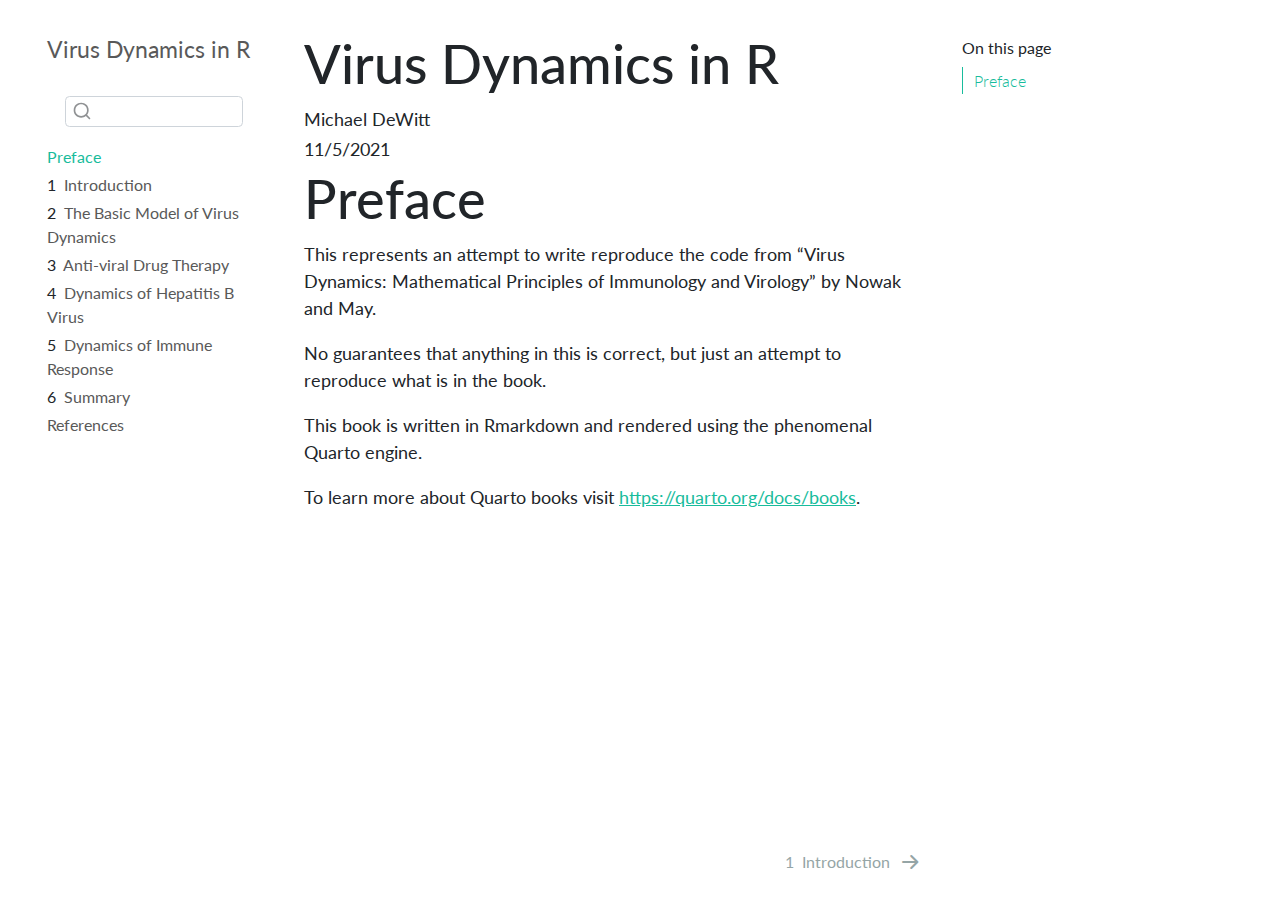
<file: docs/index.html>
<!DOCTYPE html>
<html xmlns="http://www.w3.org/1999/xhtml" lang="" xml:lang=""><head>
  <meta charset="utf-8">
  <meta name="generator" content="quarto-0.2.255">
  <meta name="viewport" content="width=device-width, initial-scale=1.0, user-scalable=yes">
  <meta name="author" content="Michael DeWitt">
  <title>Virus Dynamics in R</title>
  <style>
    code{white-space: pre-wrap;}
    span.smallcaps{font-variant: small-caps;}
    span.underline{text-decoration: underline;}
    div.column{display: inline-block; vertical-align: top; width: 50%;}
    div.hanging-indent{margin-left: 1.5em; text-indent: -1.5em;}
    ul.task-list{list-style: none;}
  </style>

  <!--[if lt IE 9]>
    <script src="//cdnjs.cloudflare.com/ajax/libs/html5shiv/3.7.3/html5shiv-printshiv.min.js"></script>
  <![endif]-->
  <script src="site_libs/quarto-nav/quarto-nav.js"></script>
  <script src="site_libs/quarto-nav/headroom.min.js"></script>
  <script src="site_libs/clipboard/clipboard.min.js"></script>
  <meta name="quarto:offset" content="./">
  <script src="site_libs/quarto-search/autocomplete.umd.js"></script>
  <script src="site_libs/quarto-search/fuse.min.js"></script>
  <script src="site_libs/quarto-search/quarto-search.js"></script>
  <link href="./intro.html" rel="next">
  <script src="site_libs/quarto-html/quarto.js"></script>
  <script src="site_libs/quarto-html/popper.min.js"></script>
  <script src="site_libs/quarto-html/tippy.umd.min.js"></script>
  <script src="site_libs/quarto-html/anchor.min.js"></script>
  <link href="site_libs/quarto-html/tippy.css" rel="stylesheet">
  <link href="site_libs/quarto-html/quarto-syntax-highlighting.css" rel="stylesheet">
  <script src="site_libs/bootstrap/bootstrap.min.js"></script>
  <link href="site_libs/bootstrap/bootstrap-icons.css" rel="stylesheet">
  <link href="site_libs/bootstrap/bootstrap.min.css" rel="stylesheet">
  <script id="quarto-search-options" type="application/json">{
    "location": "sidebar",
    "copy-button": false,
    "collapse-after": 2,
    "panel-placement": "start",
    "type": "textbox",
    "limit": 20,
    "language": {
      "search-no-results-text": "No results",
      "search-matching-documents-text": "matching documents",
      "search-copy-link-title": "Copy link to search",
      "search-hide-matches-text": "Hide additional matches",
      "search-more-match-text": "more match",
      "search-more-matches-text": "more matches",
      "search-in-this-document-text": "in this document",
      "search-clear-button-title": "Clear",
      "search-detached-cancel-button-title": "Cancel",
      "search-submit-button-title": "Submit"
    }
  }</script>
</head>
<body class="floating">
<div id="quarto-search-results"></div>
  <header id="quarto-header" class="headroom fixed-top">
  <nav class="quarto-secondary-nav" data-bs-toggle="collapse" data-bs-target="#quarto-sidebar" aria-controls="quarto-sidebar" aria-expanded="false" aria-label="Toggle sidebar navigation" onclick="if (window.quartoToggleHeadroom) { window.quartoToggleHeadroom(); }">
    <div class="container-fluid d-flex justify-content-between">
      <h1 class="quarto-secondary-nav-title">Virus Dynamics in R</h1>
      <button type="button" class="quarto-btn-toggle btn">
        <i class="bi bi-chevron-right"></i>
      </button>
    </div>
  </nav>
</header>
<!-- content -->
<div id="quarto-content" class="quarto-container page-columns page-rows-contents page-layout-article">
<!-- sidebar -->
  <nav id="quarto-sidebar" class="sidebar collapse sidebar-navigation floating overflow-auto">
  <div class="pt-lg-2 mt-2 text-left sidebar-header">
    <div class="sidebar-title mb-0 py-0">
      <a href="./">Virus Dynamics in R</a> 
        <div class="sidebar-tools-main">
</div>
    </div>
  </div>
    <div class="px-3 mt-2 flex-shrink-0 align-items-center">
      <div class="sidebar-search">
      <div id="quarto-search" class="" title="Search"></div>
      </div>
    </div>
  <div class="sidebar-menu-container"> 
  <ul class="list-unstyled mt-1">
      <li class="sidebar-item">
  <a href="./index.html" class="active">Preface</a>
</li>
      <li class="sidebar-item">
  <a href="./intro.html" class=""><span class="chapter-number">1</span>&nbsp; <span class="chapter-title">Introduction</span></a>
</li>
      <li class="sidebar-item">
  <a href="./ch3.html" class=""><span class="chapter-number">2</span>&nbsp; <span class="chapter-title">The Basic Model of Virus Dynamics</span></a>
</li>
      <li class="sidebar-item">
  <a href="./ch4.html" class=""><span class="chapter-number">3</span>&nbsp; <span class="chapter-title">Anti-viral Drug Therapy</span></a>
</li>
      <li class="sidebar-item">
  <a href="./ch5.html" class=""><span class="chapter-number">4</span>&nbsp; <span class="chapter-title">Dynamics of Hepatitis B Virus</span></a>
</li>
      <li class="sidebar-item">
  <a href="./ch6.html" class=""><span class="chapter-number">5</span>&nbsp; <span class="chapter-title">Dynamics of Immune Response</span></a>
</li>
      <li class="sidebar-item">
  <a href="./summary.html" class=""><span class="chapter-number">6</span>&nbsp; <span class="chapter-title">Summary</span></a>
</li>
      <li class="sidebar-item">
  <a href="./references.html" class="">References</a>
</li>
  </ul>
  </div>
</nav>
<!-- toc -->
    <nav id="TOC" role="doc-toc" class="sidebar sidebar-toc">
<h2 id="toc-title">On this page</h2>
<ul>
<li><a href="#preface" class="nav-link active" data-scroll-target="#preface">Preface</a></li>
</ul>
</nav>
<!-- main -->
<main class="content">
<header id="title-block-header">
<h1 class="title d-none d-lg-block display-7">Virus Dynamics in R</h1>
<p class="author">Michael DeWitt</p>
<p class="date">11/5/2021</p>
</header>

<section id="preface" class="level1 unnumbered">
<h1 class="unnumbered">Preface</h1>
<p>This represents an attempt to write reproduce the code from “Virus Dynamics: Mathematical Principles of Immunology and Virology” by Nowak and May.</p>
<p>No guarantees that anything in this is correct, but just an attempt to reproduce what is in the book.</p>
<p>This book is written in Rmarkdown and rendered using the phenomenal Quarto engine.</p>
<p>To learn more about Quarto books visit <a href="https://quarto.org/docs/books" class="uri">https://quarto.org/docs/books</a>.</p>


</section>
<script type="application/javascript">
window.document.addEventListener("DOMContentLoaded", function (event) {
  const icon = "";
  const anchorJS = new window.AnchorJS();
  anchorJS.options = {
    placement: 'right',
    icon: icon
  };
  anchorJS.add('.anchored');
  const clipboard = new window.ClipboardJS('.code-copy-button', {
    target: function(trigger) {
      return trigger.previousElementSibling;
    }
  });
  clipboard.on('success', function(e) {
    // button target
    const button = e.trigger;
    // don't keep focus
    button.blur();
    // flash "checked"
    button.classList.add('code-copy-button-checked');
    setTimeout(function() {
      button.classList.remove('code-copy-button-checked');
    }, 1000);
    // clear code selection
    e.clearSelection();
  });
  function tippyHover(el, contentFn) {
    const config = {
      allowHTML: true,
      content: contentFn,
      maxWidth: 500,
      delay: 100,
      arrow: false,
      appendTo: function(el) {
          return el.parentElement;
      },
      interactive: true,
      interactiveBorder: 10,
      theme: 'quarto',
      placement: 'bottom-start'
    };
    window.tippy(el, config); 
  }
  const noterefs = window.document.querySelectorAll('a[role="doc-noteref"]');
  for (var i=0; i<noterefs.length; i++) {
    const ref = noterefs[i];
    tippyHover(ref, function() {
      let href = ref.getAttribute('href');
      try { href = new URL(href).hash; } catch {}
      const id = href.replace(/^#\/?/, "");
      const note = window.document.getElementById(id);
      return note.innerHTML;
    });
  }
  var bibliorefs = window.document.querySelectorAll('a[role="doc-biblioref"]');
  for (var i=0; i<bibliorefs.length; i++) {
    const ref = bibliorefs[i];
    const cites = ref.parentNode.getAttribute('data-cites').split(' ');
    tippyHover(ref, function() {
      var popup = window.document.createElement('div');
      cites.forEach(function(cite) {
        var citeDiv = window.document.createElement('div');
        citeDiv.classList.add('hanging-indent');
        citeDiv.classList.add('csl-entry');
        var biblioDiv = window.document.getElementById('ref-' + cite);
        if (biblioDiv) {
          citeDiv.innerHTML = biblioDiv.innerHTML;
        }
        popup.appendChild(citeDiv);
      });
      return popup.innerHTML;
    });
  }
});
</script>
</main> <!-- /main -->
<nav class="page-navigation">
  <div class="nav-page nav-page-previous">
  </div>
  <div class="nav-page nav-page-next">
      <a href="./intro.html">
        <span class="nav-page-text"><span class="chapter-number">1</span>&nbsp; <span class="chapter-title">Introduction</span></span> <i class="bi bi-arrow-right-short"></i>
      </a>
  </div>
</nav>
</div> <!-- /content -->


</body></html>
</file>
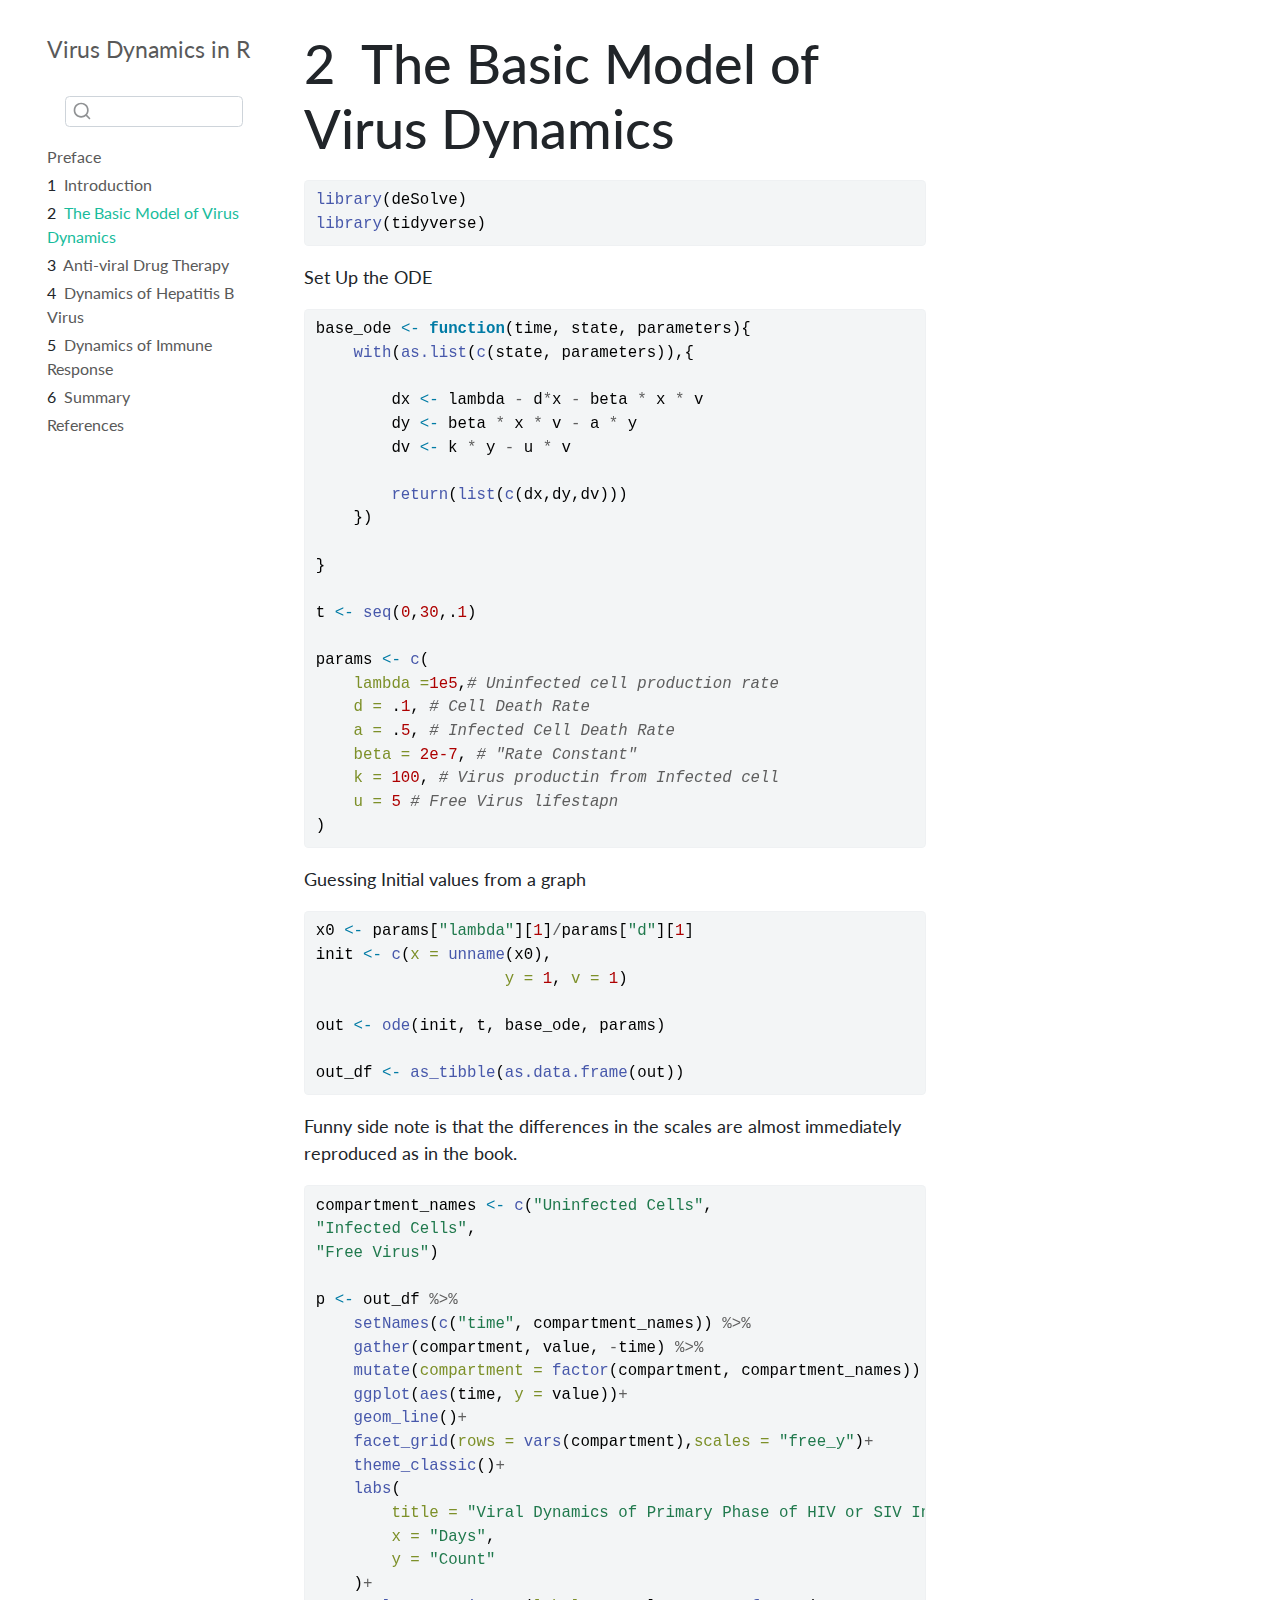
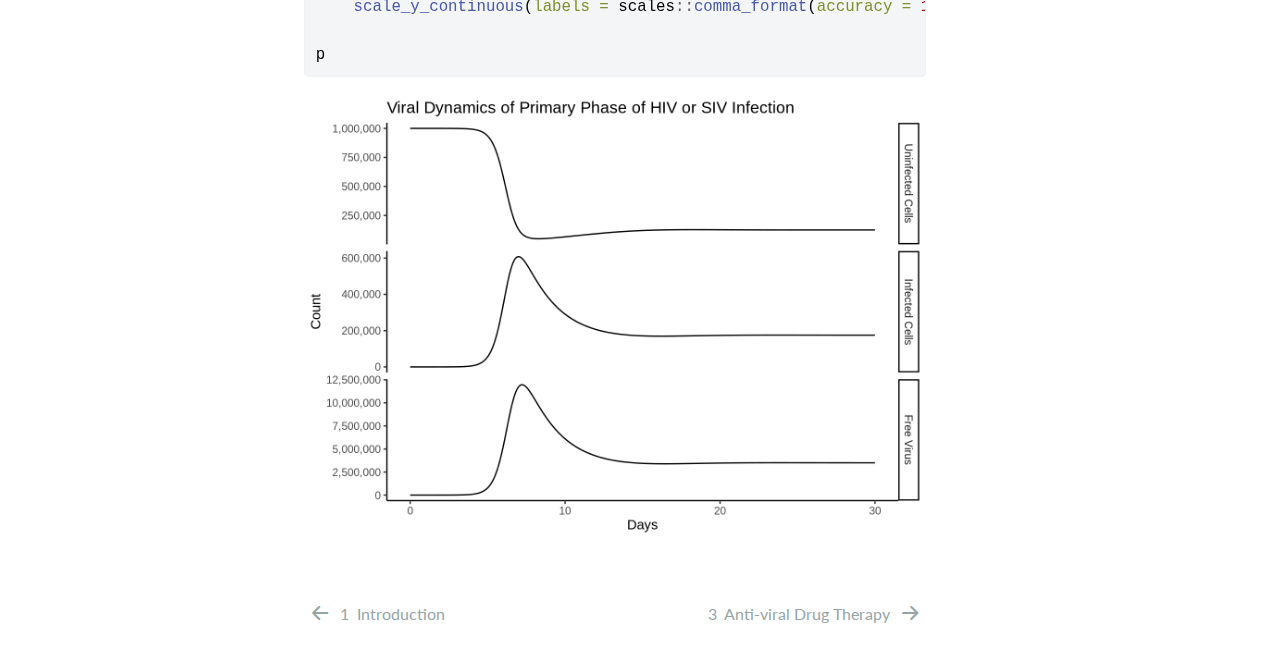
<file: docs/ch3.html>
<!DOCTYPE html>
<html xmlns="http://www.w3.org/1999/xhtml" lang="" xml:lang=""><head>
  <meta charset="utf-8">
  <meta name="generator" content="quarto-0.2.255">
  <meta name="viewport" content="width=device-width, initial-scale=1.0, user-scalable=yes">
  <title>Virus Dynamics in R - 2&nbsp; The Basic Model of Virus Dynamics</title>
  <style>
    code{white-space: pre-wrap;}
    span.smallcaps{font-variant: small-caps;}
    span.underline{text-decoration: underline;}
    div.column{display: inline-block; vertical-align: top; width: 50%;}
    div.hanging-indent{margin-left: 1.5em; text-indent: -1.5em;}
    ul.task-list{list-style: none;}
    pre > code.sourceCode { white-space: pre; position: relative; }
    pre > code.sourceCode > span { display: inline-block; line-height: 1.25; }
    pre > code.sourceCode > span:empty { height: 1.2em; }
    .sourceCode { overflow: visible; }
    code.sourceCode > span { color: inherit; text-decoration: inherit; }
    div.sourceCode { margin: 1em 0; }
    pre.sourceCode { margin: 0; }
    @media screen {
    div.sourceCode { overflow: auto; }
    }
    @media print {
    pre > code.sourceCode { white-space: pre-wrap; }
    pre > code.sourceCode > span { text-indent: -5em; padding-left: 5em; }
    }
    pre.numberSource code
      { counter-reset: source-line 0; }
    pre.numberSource code > span
      { position: relative; left: -4em; counter-increment: source-line; }
    pre.numberSource code > span > a:first-child::before
      { content: counter(source-line);
        position: relative; left: -1em; text-align: right; vertical-align: baseline;
        border: none; display: inline-block;
        -webkit-touch-callout: none; -webkit-user-select: none;
        -khtml-user-select: none; -moz-user-select: none;
        -ms-user-select: none; user-select: none;
        padding: 0 4px; width: 4em;
        color: #aaaaaa;
      }
    pre.numberSource { margin-left: 3em; border-left: 1px solid #aaaaaa;  padding-left: 4px; }
    div.sourceCode
      {   }
    @media screen {
    pre > code.sourceCode > span > a:first-child::before { text-decoration: underline; }
    }
    code span.al { color: #ff0000; font-weight: bold; } /* Alert */
    code span.an { color: #60a0b0; font-weight: bold; font-style: italic; } /* Annotation */
    code span.at { color: #7d9029; } /* Attribute */
    code span.bn { color: #40a070; } /* BaseN */
    code span.bu { } /* BuiltIn */
    code span.cf { color: #007020; font-weight: bold; } /* ControlFlow */
    code span.ch { color: #4070a0; } /* Char */
    code span.cn { color: #880000; } /* Constant */
    code span.co { color: #60a0b0; font-style: italic; } /* Comment */
    code span.cv { color: #60a0b0; font-weight: bold; font-style: italic; } /* CommentVar */
    code span.do { color: #ba2121; font-style: italic; } /* Documentation */
    code span.dt { color: #902000; } /* DataType */
    code span.dv { color: #40a070; } /* DecVal */
    code span.er { color: #ff0000; font-weight: bold; } /* Error */
    code span.ex { } /* Extension */
    code span.fl { color: #40a070; } /* Float */
    code span.fu { color: #06287e; } /* Function */
    code span.im { } /* Import */
    code span.in { color: #60a0b0; font-weight: bold; font-style: italic; } /* Information */
    code span.kw { color: #007020; font-weight: bold; } /* Keyword */
    code span.op { color: #666666; } /* Operator */
    code span.ot { color: #007020; } /* Other */
    code span.pp { color: #bc7a00; } /* Preprocessor */
    code span.sc { color: #4070a0; } /* SpecialChar */
    code span.ss { color: #bb6688; } /* SpecialString */
    code span.st { color: #4070a0; } /* String */
    code span.va { color: #19177c; } /* Variable */
    code span.vs { color: #4070a0; } /* VerbatimString */
    code span.wa { color: #60a0b0; font-weight: bold; font-style: italic; } /* Warning */
  </style>

  <!--[if lt IE 9]>
    <script src="//cdnjs.cloudflare.com/ajax/libs/html5shiv/3.7.3/html5shiv-printshiv.min.js"></script>
  <![endif]-->
  <script src="site_libs/quarto-nav/quarto-nav.js"></script>
  <script src="site_libs/quarto-nav/headroom.min.js"></script>
  <script src="site_libs/clipboard/clipboard.min.js"></script>
  <meta name="quarto:offset" content="./">
  <script src="site_libs/quarto-search/autocomplete.umd.js"></script>
  <script src="site_libs/quarto-search/fuse.min.js"></script>
  <script src="site_libs/quarto-search/quarto-search.js"></script>
  <link href="./ch4.html" rel="next">
  <link href="./intro.html" rel="prev">
  <script src="site_libs/quarto-html/quarto.js"></script>
  <script src="site_libs/quarto-html/popper.min.js"></script>
  <script src="site_libs/quarto-html/tippy.umd.min.js"></script>
  <script src="site_libs/quarto-html/anchor.min.js"></script>
  <link href="site_libs/quarto-html/tippy.css" rel="stylesheet">
  <link href="site_libs/quarto-html/quarto-syntax-highlighting.css" rel="stylesheet">
  <script src="site_libs/bootstrap/bootstrap.min.js"></script>
  <link href="site_libs/bootstrap/bootstrap-icons.css" rel="stylesheet">
  <link href="site_libs/bootstrap/bootstrap.min.css" rel="stylesheet">
  <script id="quarto-search-options" type="application/json">{
    "location": "sidebar",
    "copy-button": false,
    "collapse-after": 2,
    "panel-placement": "start",
    "type": "textbox",
    "limit": 20,
    "language": {
      "search-no-results-text": "No results",
      "search-matching-documents-text": "matching documents",
      "search-copy-link-title": "Copy link to search",
      "search-hide-matches-text": "Hide additional matches",
      "search-more-match-text": "more match",
      "search-more-matches-text": "more matches",
      "search-in-this-document-text": "in this document",
      "search-clear-button-title": "Clear",
      "search-detached-cancel-button-title": "Cancel",
      "search-submit-button-title": "Submit"
    }
  }</script>
</head>
<body class="floating">
<div id="quarto-search-results"></div>
  <header id="quarto-header" class="headroom fixed-top">
  <nav class="quarto-secondary-nav" data-bs-toggle="collapse" data-bs-target="#quarto-sidebar" aria-controls="quarto-sidebar" aria-expanded="false" aria-label="Toggle sidebar navigation" onclick="if (window.quartoToggleHeadroom) { window.quartoToggleHeadroom(); }">
    <div class="container-fluid d-flex justify-content-between">
      <h1 class="quarto-secondary-nav-title"><span class="chapter-number">2</span>&nbsp; <span class="chapter-title">The Basic Model of Virus Dynamics</span></h1>
      <button type="button" class="quarto-btn-toggle btn">
        <i class="bi bi-chevron-right"></i>
      </button>
    </div>
  </nav>
</header>
<!-- content -->
<div id="quarto-content" class="quarto-container page-columns page-rows-contents page-layout-article">
<!-- sidebar -->
  <nav id="quarto-sidebar" class="sidebar collapse sidebar-navigation floating overflow-auto">
  <div class="pt-lg-2 mt-2 text-left sidebar-header">
    <div class="sidebar-title mb-0 py-0">
      <a href="./">Virus Dynamics in R</a> 
        <div class="sidebar-tools-main">
</div>
    </div>
  </div>
    <div class="px-3 mt-2 flex-shrink-0 align-items-center">
      <div class="sidebar-search">
      <div id="quarto-search" class="" title="Search"></div>
      </div>
    </div>
  <div class="sidebar-menu-container"> 
  <ul class="list-unstyled mt-1">
      <li class="sidebar-item">
  <a href="./index.html" class="">Preface</a>
</li>
      <li class="sidebar-item">
  <a href="./intro.html" class=""><span class="chapter-number">1</span>&nbsp; <span class="chapter-title">Introduction</span></a>
</li>
      <li class="sidebar-item">
  <a href="./ch3.html" class="active"><span class="chapter-number">2</span>&nbsp; <span class="chapter-title">The Basic Model of Virus Dynamics</span></a>
</li>
      <li class="sidebar-item">
  <a href="./ch4.html" class=""><span class="chapter-number">3</span>&nbsp; <span class="chapter-title">Anti-viral Drug Therapy</span></a>
</li>
      <li class="sidebar-item">
  <a href="./ch5.html" class=""><span class="chapter-number">4</span>&nbsp; <span class="chapter-title">Dynamics of Hepatitis B Virus</span></a>
</li>
      <li class="sidebar-item">
  <a href="./ch6.html" class=""><span class="chapter-number">5</span>&nbsp; <span class="chapter-title">Dynamics of Immune Response</span></a>
</li>
      <li class="sidebar-item">
  <a href="./summary.html" class=""><span class="chapter-number">6</span>&nbsp; <span class="chapter-title">Summary</span></a>
</li>
      <li class="sidebar-item">
  <a href="./references.html" class="">References</a>
</li>
  </ul>
  </div>
</nav>
<!-- toc -->
    <div id="quarto-toc-sidebar" class="sidebar sidebar-toc"></div>
<!-- main -->
<main class="content">
<header id="title-block-header">
<h1 class="title d-none d-lg-block display-7"><span class="chapter-number">2</span>&nbsp; <span class="chapter-title">The Basic Model of Virus Dynamics</span></h1>
</header>
<div class="cell">
<div class="sourceCode" id="cb1"><pre class="sourceCode r cell-code code-with-copy"><code class="sourceCode r"><span id="cb1-1"><a href="#cb1-1" aria-hidden="true" tabindex="-1"></a><span class="fu">library</span>(deSolve)</span>
<span id="cb1-2"><a href="#cb1-2" aria-hidden="true" tabindex="-1"></a><span class="fu">library</span>(tidyverse)</span></code><button title="Copy to Clipboard" class="code-copy-button"><i class="bi"></i></button></pre></div>
</div>
<p>Set Up the ODE</p>
<div class="cell">
<div class="sourceCode" id="cb2"><pre class="sourceCode r cell-code code-with-copy"><code class="sourceCode r"><span id="cb2-1"><a href="#cb2-1" aria-hidden="true" tabindex="-1"></a>base_ode <span class="ot">&lt;-</span> <span class="cf">function</span>(time, state, parameters){</span>
<span id="cb2-2"><a href="#cb2-2" aria-hidden="true" tabindex="-1"></a>    <span class="fu">with</span>(<span class="fu">as.list</span>(<span class="fu">c</span>(state, parameters)),{</span>
<span id="cb2-3"><a href="#cb2-3" aria-hidden="true" tabindex="-1"></a>        </span>
<span id="cb2-4"><a href="#cb2-4" aria-hidden="true" tabindex="-1"></a>        dx <span class="ot">&lt;-</span> lambda <span class="sc">-</span> d<span class="sc">*</span>x <span class="sc">-</span> beta <span class="sc">*</span> x <span class="sc">*</span> v</span>
<span id="cb2-5"><a href="#cb2-5" aria-hidden="true" tabindex="-1"></a>        dy <span class="ot">&lt;-</span> beta <span class="sc">*</span> x <span class="sc">*</span> v <span class="sc">-</span> a <span class="sc">*</span> y</span>
<span id="cb2-6"><a href="#cb2-6" aria-hidden="true" tabindex="-1"></a>        dv <span class="ot">&lt;-</span> k <span class="sc">*</span> y <span class="sc">-</span> u <span class="sc">*</span> v</span>
<span id="cb2-7"><a href="#cb2-7" aria-hidden="true" tabindex="-1"></a>        </span>
<span id="cb2-8"><a href="#cb2-8" aria-hidden="true" tabindex="-1"></a>        <span class="fu">return</span>(<span class="fu">list</span>(<span class="fu">c</span>(dx,dy,dv)))</span>
<span id="cb2-9"><a href="#cb2-9" aria-hidden="true" tabindex="-1"></a>    })</span>
<span id="cb2-10"><a href="#cb2-10" aria-hidden="true" tabindex="-1"></a>    </span>
<span id="cb2-11"><a href="#cb2-11" aria-hidden="true" tabindex="-1"></a>}</span>
<span id="cb2-12"><a href="#cb2-12" aria-hidden="true" tabindex="-1"></a></span>
<span id="cb2-13"><a href="#cb2-13" aria-hidden="true" tabindex="-1"></a>t <span class="ot">&lt;-</span> <span class="fu">seq</span>(<span class="dv">0</span>,<span class="dv">30</span>,.<span class="dv">1</span>)</span>
<span id="cb2-14"><a href="#cb2-14" aria-hidden="true" tabindex="-1"></a></span>
<span id="cb2-15"><a href="#cb2-15" aria-hidden="true" tabindex="-1"></a>params <span class="ot">&lt;-</span> <span class="fu">c</span>(</span>
<span id="cb2-16"><a href="#cb2-16" aria-hidden="true" tabindex="-1"></a>    <span class="at">lambda =</span><span class="fl">1e5</span>,<span class="co"># Uninfected cell production rate</span></span>
<span id="cb2-17"><a href="#cb2-17" aria-hidden="true" tabindex="-1"></a>    <span class="at">d =</span> .<span class="dv">1</span>, <span class="co"># Cell Death Rate</span></span>
<span id="cb2-18"><a href="#cb2-18" aria-hidden="true" tabindex="-1"></a>    <span class="at">a =</span> .<span class="dv">5</span>, <span class="co"># Infected Cell Death Rate</span></span>
<span id="cb2-19"><a href="#cb2-19" aria-hidden="true" tabindex="-1"></a>    <span class="at">beta =</span> <span class="fl">2e-7</span>, <span class="co"># "Rate Constant"</span></span>
<span id="cb2-20"><a href="#cb2-20" aria-hidden="true" tabindex="-1"></a>    <span class="at">k =</span> <span class="dv">100</span>, <span class="co"># Virus productin from Infected cell</span></span>
<span id="cb2-21"><a href="#cb2-21" aria-hidden="true" tabindex="-1"></a>    <span class="at">u =</span> <span class="dv">5</span> <span class="co"># Free Virus lifestapn</span></span>
<span id="cb2-22"><a href="#cb2-22" aria-hidden="true" tabindex="-1"></a>)</span></code><button title="Copy to Clipboard" class="code-copy-button"><i class="bi"></i></button></pre></div>
</div>
<p>Guessing Initial values from a graph</p>
<div class="cell">
<div class="sourceCode" id="cb3"><pre class="sourceCode r cell-code code-with-copy"><code class="sourceCode r"><span id="cb3-1"><a href="#cb3-1" aria-hidden="true" tabindex="-1"></a>x0 <span class="ot">&lt;-</span> params[<span class="st">"lambda"</span>][<span class="dv">1</span>]<span class="sc">/</span>params[<span class="st">"d"</span>][<span class="dv">1</span>]</span>
<span id="cb3-2"><a href="#cb3-2" aria-hidden="true" tabindex="-1"></a>init <span class="ot">&lt;-</span> <span class="fu">c</span>(<span class="at">x =</span> <span class="fu">unname</span>(x0), </span>
<span id="cb3-3"><a href="#cb3-3" aria-hidden="true" tabindex="-1"></a>                    <span class="at">y =</span> <span class="dv">1</span>, <span class="at">v =</span> <span class="dv">1</span>)</span>
<span id="cb3-4"><a href="#cb3-4" aria-hidden="true" tabindex="-1"></a></span>
<span id="cb3-5"><a href="#cb3-5" aria-hidden="true" tabindex="-1"></a>out <span class="ot">&lt;-</span> <span class="fu">ode</span>(init, t, base_ode, params)</span>
<span id="cb3-6"><a href="#cb3-6" aria-hidden="true" tabindex="-1"></a></span>
<span id="cb3-7"><a href="#cb3-7" aria-hidden="true" tabindex="-1"></a>out_df <span class="ot">&lt;-</span> <span class="fu">as_tibble</span>(<span class="fu">as.data.frame</span>(out))</span></code><button title="Copy to Clipboard" class="code-copy-button"><i class="bi"></i></button></pre></div>
</div>
<p>Funny side note is that the differences in the scales are almost immediately reproduced as in the book.</p>
<div class="cell">
<div class="sourceCode" id="cb4"><pre class="sourceCode r cell-code code-with-copy"><code class="sourceCode r"><span id="cb4-1"><a href="#cb4-1" aria-hidden="true" tabindex="-1"></a>compartment_names <span class="ot">&lt;-</span> <span class="fu">c</span>(<span class="st">"Uninfected Cells"</span>,</span>
<span id="cb4-2"><a href="#cb4-2" aria-hidden="true" tabindex="-1"></a><span class="st">"Infected Cells"</span>,</span>
<span id="cb4-3"><a href="#cb4-3" aria-hidden="true" tabindex="-1"></a><span class="st">"Free Virus"</span>)</span>
<span id="cb4-4"><a href="#cb4-4" aria-hidden="true" tabindex="-1"></a></span>
<span id="cb4-5"><a href="#cb4-5" aria-hidden="true" tabindex="-1"></a>p <span class="ot">&lt;-</span> out_df <span class="sc">%&gt;%</span> </span>
<span id="cb4-6"><a href="#cb4-6" aria-hidden="true" tabindex="-1"></a>    <span class="fu">setNames</span>(<span class="fu">c</span>(<span class="st">"time"</span>, compartment_names)) <span class="sc">%&gt;%</span> </span>
<span id="cb4-7"><a href="#cb4-7" aria-hidden="true" tabindex="-1"></a>    <span class="fu">gather</span>(compartment, value, <span class="sc">-</span>time) <span class="sc">%&gt;%</span> </span>
<span id="cb4-8"><a href="#cb4-8" aria-hidden="true" tabindex="-1"></a>    <span class="fu">mutate</span>(<span class="at">compartment =</span> <span class="fu">factor</span>(compartment, compartment_names)) <span class="sc">%&gt;%</span> </span>
<span id="cb4-9"><a href="#cb4-9" aria-hidden="true" tabindex="-1"></a>    <span class="fu">ggplot</span>(<span class="fu">aes</span>(time, <span class="at">y =</span> value))<span class="sc">+</span></span>
<span id="cb4-10"><a href="#cb4-10" aria-hidden="true" tabindex="-1"></a>    <span class="fu">geom_line</span>()<span class="sc">+</span></span>
<span id="cb4-11"><a href="#cb4-11" aria-hidden="true" tabindex="-1"></a>    <span class="fu">facet_grid</span>(<span class="at">rows =</span> <span class="fu">vars</span>(compartment),<span class="at">scales =</span> <span class="st">"free_y"</span>)<span class="sc">+</span></span>
<span id="cb4-12"><a href="#cb4-12" aria-hidden="true" tabindex="-1"></a>    <span class="fu">theme_classic</span>()<span class="sc">+</span></span>
<span id="cb4-13"><a href="#cb4-13" aria-hidden="true" tabindex="-1"></a>    <span class="fu">labs</span>(</span>
<span id="cb4-14"><a href="#cb4-14" aria-hidden="true" tabindex="-1"></a>        <span class="at">title =</span> <span class="st">"Viral Dynamics of Primary Phase of HIV or SIV Infection"</span>,</span>
<span id="cb4-15"><a href="#cb4-15" aria-hidden="true" tabindex="-1"></a>        <span class="at">x =</span> <span class="st">"Days"</span>,</span>
<span id="cb4-16"><a href="#cb4-16" aria-hidden="true" tabindex="-1"></a>        <span class="at">y =</span> <span class="st">"Count"</span></span>
<span id="cb4-17"><a href="#cb4-17" aria-hidden="true" tabindex="-1"></a>    )<span class="sc">+</span></span>
<span id="cb4-18"><a href="#cb4-18" aria-hidden="true" tabindex="-1"></a>    <span class="fu">scale_y_continuous</span>(<span class="at">labels =</span> scales<span class="sc">::</span><span class="fu">comma_format</span>(<span class="at">accuracy =</span> <span class="dv">1000</span>))</span>
<span id="cb4-19"><a href="#cb4-19" aria-hidden="true" tabindex="-1"></a></span>
<span id="cb4-20"><a href="#cb4-20" aria-hidden="true" tabindex="-1"></a>p   </span></code><button title="Copy to Clipboard" class="code-copy-button"><i class="bi"></i></button></pre></div>
<div class="cell-output-display">
<p><img src="ch3_files/figure-html/unnamed-chunk-4-1.png" class="img-fluid" width="672"></p>
</div>
</div>


<script type="application/javascript">
window.document.addEventListener("DOMContentLoaded", function (event) {
  const icon = "";
  const anchorJS = new window.AnchorJS();
  anchorJS.options = {
    placement: 'right',
    icon: icon
  };
  anchorJS.add('.anchored');
  const clipboard = new window.ClipboardJS('.code-copy-button', {
    target: function(trigger) {
      return trigger.previousElementSibling;
    }
  });
  clipboard.on('success', function(e) {
    // button target
    const button = e.trigger;
    // don't keep focus
    button.blur();
    // flash "checked"
    button.classList.add('code-copy-button-checked');
    setTimeout(function() {
      button.classList.remove('code-copy-button-checked');
    }, 1000);
    // clear code selection
    e.clearSelection();
  });
  function tippyHover(el, contentFn) {
    const config = {
      allowHTML: true,
      content: contentFn,
      maxWidth: 500,
      delay: 100,
      arrow: false,
      appendTo: function(el) {
          return el.parentElement;
      },
      interactive: true,
      interactiveBorder: 10,
      theme: 'quarto',
      placement: 'bottom-start'
    };
    window.tippy(el, config); 
  }
  const noterefs = window.document.querySelectorAll('a[role="doc-noteref"]');
  for (var i=0; i<noterefs.length; i++) {
    const ref = noterefs[i];
    tippyHover(ref, function() {
      let href = ref.getAttribute('href');
      try { href = new URL(href).hash; } catch {}
      const id = href.replace(/^#\/?/, "");
      const note = window.document.getElementById(id);
      return note.innerHTML;
    });
  }
  var bibliorefs = window.document.querySelectorAll('a[role="doc-biblioref"]');
  for (var i=0; i<bibliorefs.length; i++) {
    const ref = bibliorefs[i];
    const cites = ref.parentNode.getAttribute('data-cites').split(' ');
    tippyHover(ref, function() {
      var popup = window.document.createElement('div');
      cites.forEach(function(cite) {
        var citeDiv = window.document.createElement('div');
        citeDiv.classList.add('hanging-indent');
        citeDiv.classList.add('csl-entry');
        var biblioDiv = window.document.getElementById('ref-' + cite);
        if (biblioDiv) {
          citeDiv.innerHTML = biblioDiv.innerHTML;
        }
        popup.appendChild(citeDiv);
      });
      return popup.innerHTML;
    });
  }
});
</script>
</main> <!-- /main -->
<nav class="page-navigation">
  <div class="nav-page nav-page-previous">
      <a href="./intro.html">
        <i class="bi bi-arrow-left-short"></i> <span class="nav-page-text"><span class="chapter-number">1</span>&nbsp; <span class="chapter-title">Introduction</span></span>
      </a>          
  </div>
  <div class="nav-page nav-page-next">
      <a href="./ch4.html">
        <span class="nav-page-text"><span class="chapter-number">3</span>&nbsp; <span class="chapter-title">Anti-viral Drug Therapy</span></span> <i class="bi bi-arrow-right-short"></i>
      </a>
  </div>
</nav>
</div> <!-- /content -->


</body></html>
</file>
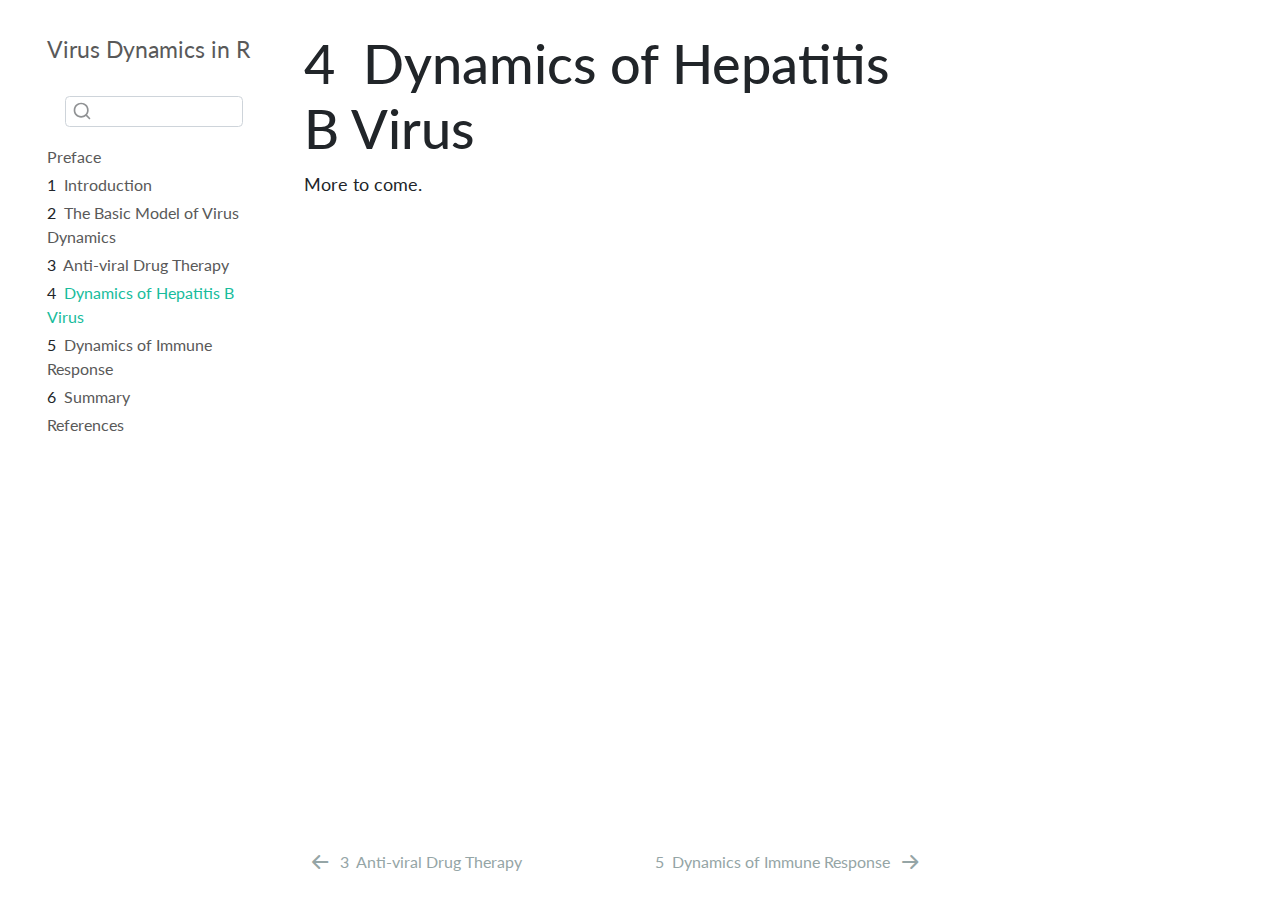
<file: docs/ch5.html>
<!DOCTYPE html>
<html xmlns="http://www.w3.org/1999/xhtml" lang="" xml:lang=""><head>
  <meta charset="utf-8">
  <meta name="generator" content="quarto-0.2.255">
  <meta name="viewport" content="width=device-width, initial-scale=1.0, user-scalable=yes">
  <title>Virus Dynamics in R - 4&nbsp; Dynamics of Hepatitis B Virus</title>
  <style>
    code{white-space: pre-wrap;}
    span.smallcaps{font-variant: small-caps;}
    span.underline{text-decoration: underline;}
    div.column{display: inline-block; vertical-align: top; width: 50%;}
    div.hanging-indent{margin-left: 1.5em; text-indent: -1.5em;}
    ul.task-list{list-style: none;}
  </style>

  <!--[if lt IE 9]>
    <script src="//cdnjs.cloudflare.com/ajax/libs/html5shiv/3.7.3/html5shiv-printshiv.min.js"></script>
  <![endif]-->
  <script src="site_libs/quarto-nav/quarto-nav.js"></script>
  <script src="site_libs/quarto-nav/headroom.min.js"></script>
  <script src="site_libs/clipboard/clipboard.min.js"></script>
  <meta name="quarto:offset" content="./">
  <script src="site_libs/quarto-search/autocomplete.umd.js"></script>
  <script src="site_libs/quarto-search/fuse.min.js"></script>
  <script src="site_libs/quarto-search/quarto-search.js"></script>
  <link href="./ch6.html" rel="next">
  <link href="./ch4.html" rel="prev">
  <script src="site_libs/quarto-html/quarto.js"></script>
  <script src="site_libs/quarto-html/popper.min.js"></script>
  <script src="site_libs/quarto-html/tippy.umd.min.js"></script>
  <script src="site_libs/quarto-html/anchor.min.js"></script>
  <link href="site_libs/quarto-html/tippy.css" rel="stylesheet">
  <link href="site_libs/quarto-html/quarto-syntax-highlighting.css" rel="stylesheet">
  <script src="site_libs/bootstrap/bootstrap.min.js"></script>
  <link href="site_libs/bootstrap/bootstrap-icons.css" rel="stylesheet">
  <link href="site_libs/bootstrap/bootstrap.min.css" rel="stylesheet">
  <script id="quarto-search-options" type="application/json">{
    "location": "sidebar",
    "copy-button": false,
    "collapse-after": 2,
    "panel-placement": "start",
    "type": "textbox",
    "limit": 20,
    "language": {
      "search-no-results-text": "No results",
      "search-matching-documents-text": "matching documents",
      "search-copy-link-title": "Copy link to search",
      "search-hide-matches-text": "Hide additional matches",
      "search-more-match-text": "more match",
      "search-more-matches-text": "more matches",
      "search-in-this-document-text": "in this document",
      "search-clear-button-title": "Clear",
      "search-detached-cancel-button-title": "Cancel",
      "search-submit-button-title": "Submit"
    }
  }</script>
</head>
<body class="floating">
<div id="quarto-search-results"></div>
  <header id="quarto-header" class="headroom fixed-top">
  <nav class="quarto-secondary-nav" data-bs-toggle="collapse" data-bs-target="#quarto-sidebar" aria-controls="quarto-sidebar" aria-expanded="false" aria-label="Toggle sidebar navigation" onclick="if (window.quartoToggleHeadroom) { window.quartoToggleHeadroom(); }">
    <div class="container-fluid d-flex justify-content-between">
      <h1 class="quarto-secondary-nav-title"><span class="chapter-number">4</span>&nbsp; <span class="chapter-title">Dynamics of Hepatitis B Virus</span></h1>
      <button type="button" class="quarto-btn-toggle btn">
        <i class="bi bi-chevron-right"></i>
      </button>
    </div>
  </nav>
</header>
<!-- content -->
<div id="quarto-content" class="quarto-container page-columns page-rows-contents page-layout-article">
<!-- sidebar -->
  <nav id="quarto-sidebar" class="sidebar collapse sidebar-navigation floating overflow-auto">
  <div class="pt-lg-2 mt-2 text-left sidebar-header">
    <div class="sidebar-title mb-0 py-0">
      <a href="./">Virus Dynamics in R</a> 
        <div class="sidebar-tools-main">
</div>
    </div>
  </div>
    <div class="px-3 mt-2 flex-shrink-0 align-items-center">
      <div class="sidebar-search">
      <div id="quarto-search" class="" title="Search"></div>
      </div>
    </div>
  <div class="sidebar-menu-container"> 
  <ul class="list-unstyled mt-1">
      <li class="sidebar-item">
  <a href="./index.html" class="">Preface</a>
</li>
      <li class="sidebar-item">
  <a href="./intro.html" class=""><span class="chapter-number">1</span>&nbsp; <span class="chapter-title">Introduction</span></a>
</li>
      <li class="sidebar-item">
  <a href="./ch3.html" class=""><span class="chapter-number">2</span>&nbsp; <span class="chapter-title">The Basic Model of Virus Dynamics</span></a>
</li>
      <li class="sidebar-item">
  <a href="./ch4.html" class=""><span class="chapter-number">3</span>&nbsp; <span class="chapter-title">Anti-viral Drug Therapy</span></a>
</li>
      <li class="sidebar-item">
  <a href="./ch5.html" class="active"><span class="chapter-number">4</span>&nbsp; <span class="chapter-title">Dynamics of Hepatitis B Virus</span></a>
</li>
      <li class="sidebar-item">
  <a href="./ch6.html" class=""><span class="chapter-number">5</span>&nbsp; <span class="chapter-title">Dynamics of Immune Response</span></a>
</li>
      <li class="sidebar-item">
  <a href="./summary.html" class=""><span class="chapter-number">6</span>&nbsp; <span class="chapter-title">Summary</span></a>
</li>
      <li class="sidebar-item">
  <a href="./references.html" class="">References</a>
</li>
  </ul>
  </div>
</nav>
<!-- toc -->
    <div id="quarto-toc-sidebar" class="sidebar sidebar-toc"></div>
<!-- main -->
<main class="content">
<header id="title-block-header">
<h1 class="title d-none d-lg-block display-7"><span class="chapter-number">4</span>&nbsp; <span class="chapter-title">Dynamics of Hepatitis B Virus</span></h1>
</header>
<p>More to come.</p>


<script type="application/javascript">
window.document.addEventListener("DOMContentLoaded", function (event) {
  const icon = "";
  const anchorJS = new window.AnchorJS();
  anchorJS.options = {
    placement: 'right',
    icon: icon
  };
  anchorJS.add('.anchored');
  const clipboard = new window.ClipboardJS('.code-copy-button', {
    target: function(trigger) {
      return trigger.previousElementSibling;
    }
  });
  clipboard.on('success', function(e) {
    // button target
    const button = e.trigger;
    // don't keep focus
    button.blur();
    // flash "checked"
    button.classList.add('code-copy-button-checked');
    setTimeout(function() {
      button.classList.remove('code-copy-button-checked');
    }, 1000);
    // clear code selection
    e.clearSelection();
  });
  function tippyHover(el, contentFn) {
    const config = {
      allowHTML: true,
      content: contentFn,
      maxWidth: 500,
      delay: 100,
      arrow: false,
      appendTo: function(el) {
          return el.parentElement;
      },
      interactive: true,
      interactiveBorder: 10,
      theme: 'quarto',
      placement: 'bottom-start'
    };
    window.tippy(el, config); 
  }
  const noterefs = window.document.querySelectorAll('a[role="doc-noteref"]');
  for (var i=0; i<noterefs.length; i++) {
    const ref = noterefs[i];
    tippyHover(ref, function() {
      let href = ref.getAttribute('href');
      try { href = new URL(href).hash; } catch {}
      const id = href.replace(/^#\/?/, "");
      const note = window.document.getElementById(id);
      return note.innerHTML;
    });
  }
  var bibliorefs = window.document.querySelectorAll('a[role="doc-biblioref"]');
  for (var i=0; i<bibliorefs.length; i++) {
    const ref = bibliorefs[i];
    const cites = ref.parentNode.getAttribute('data-cites').split(' ');
    tippyHover(ref, function() {
      var popup = window.document.createElement('div');
      cites.forEach(function(cite) {
        var citeDiv = window.document.createElement('div');
        citeDiv.classList.add('hanging-indent');
        citeDiv.classList.add('csl-entry');
        var biblioDiv = window.document.getElementById('ref-' + cite);
        if (biblioDiv) {
          citeDiv.innerHTML = biblioDiv.innerHTML;
        }
        popup.appendChild(citeDiv);
      });
      return popup.innerHTML;
    });
  }
});
</script>
</main> <!-- /main -->
<nav class="page-navigation">
  <div class="nav-page nav-page-previous">
      <a href="./ch4.html">
        <i class="bi bi-arrow-left-short"></i> <span class="nav-page-text"><span class="chapter-number">3</span>&nbsp; <span class="chapter-title">Anti-viral Drug Therapy</span></span>
      </a>          
  </div>
  <div class="nav-page nav-page-next">
      <a href="./ch6.html">
        <span class="nav-page-text"><span class="chapter-number">5</span>&nbsp; <span class="chapter-title">Dynamics of Immune Response</span></span> <i class="bi bi-arrow-right-short"></i>
      </a>
  </div>
</nav>
</div> <!-- /content -->


</body></html>
</file>
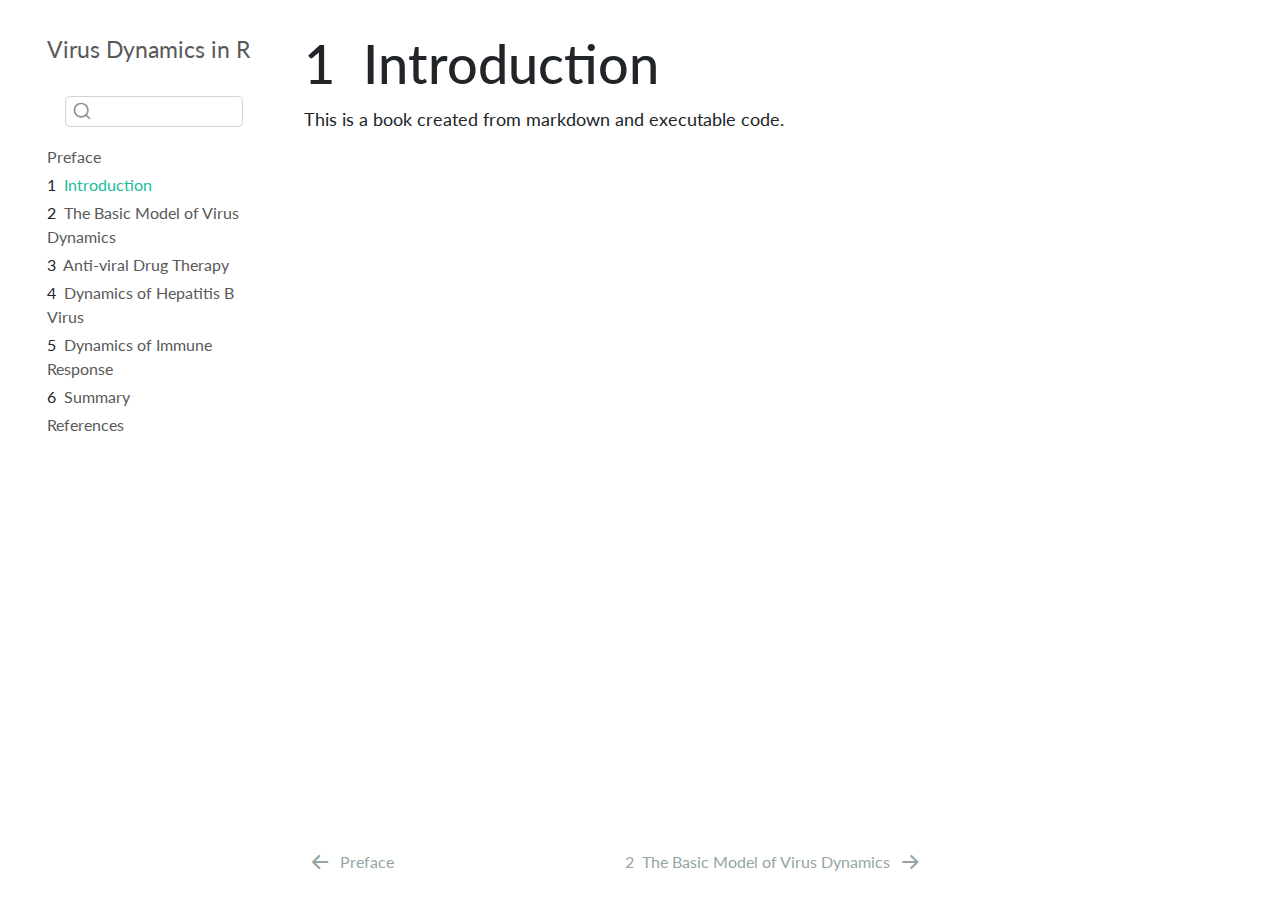
<file: docs/intro.html>
<!DOCTYPE html>
<html xmlns="http://www.w3.org/1999/xhtml" lang="" xml:lang=""><head>
  <meta charset="utf-8">
  <meta name="generator" content="quarto-0.2.255">
  <meta name="viewport" content="width=device-width, initial-scale=1.0, user-scalable=yes">
  <title>Virus Dynamics in R - 1&nbsp; Introduction</title>
  <style>
    code{white-space: pre-wrap;}
    span.smallcaps{font-variant: small-caps;}
    span.underline{text-decoration: underline;}
    div.column{display: inline-block; vertical-align: top; width: 50%;}
    div.hanging-indent{margin-left: 1.5em; text-indent: -1.5em;}
    ul.task-list{list-style: none;}
  </style>

  <!--[if lt IE 9]>
    <script src="//cdnjs.cloudflare.com/ajax/libs/html5shiv/3.7.3/html5shiv-printshiv.min.js"></script>
  <![endif]-->
  <script src="site_libs/quarto-nav/quarto-nav.js"></script>
  <script src="site_libs/quarto-nav/headroom.min.js"></script>
  <script src="site_libs/clipboard/clipboard.min.js"></script>
  <meta name="quarto:offset" content="./">
  <script src="site_libs/quarto-search/autocomplete.umd.js"></script>
  <script src="site_libs/quarto-search/fuse.min.js"></script>
  <script src="site_libs/quarto-search/quarto-search.js"></script>
  <link href="./ch3.html" rel="next">
  <link href="./index.html" rel="prev">
  <script src="site_libs/quarto-html/quarto.js"></script>
  <script src="site_libs/quarto-html/popper.min.js"></script>
  <script src="site_libs/quarto-html/tippy.umd.min.js"></script>
  <script src="site_libs/quarto-html/anchor.min.js"></script>
  <link href="site_libs/quarto-html/tippy.css" rel="stylesheet">
  <link href="site_libs/quarto-html/quarto-syntax-highlighting.css" rel="stylesheet">
  <script src="site_libs/bootstrap/bootstrap.min.js"></script>
  <link href="site_libs/bootstrap/bootstrap-icons.css" rel="stylesheet">
  <link href="site_libs/bootstrap/bootstrap.min.css" rel="stylesheet">
  <script id="quarto-search-options" type="application/json">{
    "location": "sidebar",
    "copy-button": false,
    "collapse-after": 2,
    "panel-placement": "start",
    "type": "textbox",
    "limit": 20,
    "language": {
      "search-no-results-text": "No results",
      "search-matching-documents-text": "matching documents",
      "search-copy-link-title": "Copy link to search",
      "search-hide-matches-text": "Hide additional matches",
      "search-more-match-text": "more match",
      "search-more-matches-text": "more matches",
      "search-in-this-document-text": "in this document",
      "search-clear-button-title": "Clear",
      "search-detached-cancel-button-title": "Cancel",
      "search-submit-button-title": "Submit"
    }
  }</script>
</head>
<body class="floating">
<div id="quarto-search-results"></div>
  <header id="quarto-header" class="headroom fixed-top">
  <nav class="quarto-secondary-nav" data-bs-toggle="collapse" data-bs-target="#quarto-sidebar" aria-controls="quarto-sidebar" aria-expanded="false" aria-label="Toggle sidebar navigation" onclick="if (window.quartoToggleHeadroom) { window.quartoToggleHeadroom(); }">
    <div class="container-fluid d-flex justify-content-between">
      <h1 class="quarto-secondary-nav-title"><span class="chapter-number">1</span>&nbsp; <span class="chapter-title">Introduction</span></h1>
      <button type="button" class="quarto-btn-toggle btn">
        <i class="bi bi-chevron-right"></i>
      </button>
    </div>
  </nav>
</header>
<!-- content -->
<div id="quarto-content" class="quarto-container page-columns page-rows-contents page-layout-article">
<!-- sidebar -->
  <nav id="quarto-sidebar" class="sidebar collapse sidebar-navigation floating overflow-auto">
  <div class="pt-lg-2 mt-2 text-left sidebar-header">
    <div class="sidebar-title mb-0 py-0">
      <a href="./">Virus Dynamics in R</a> 
        <div class="sidebar-tools-main">
</div>
    </div>
  </div>
    <div class="px-3 mt-2 flex-shrink-0 align-items-center">
      <div class="sidebar-search">
      <div id="quarto-search" class="" title="Search"></div>
      </div>
    </div>
  <div class="sidebar-menu-container"> 
  <ul class="list-unstyled mt-1">
      <li class="sidebar-item">
  <a href="./index.html" class="">Preface</a>
</li>
      <li class="sidebar-item">
  <a href="./intro.html" class="active"><span class="chapter-number">1</span>&nbsp; <span class="chapter-title">Introduction</span></a>
</li>
      <li class="sidebar-item">
  <a href="./ch3.html" class=""><span class="chapter-number">2</span>&nbsp; <span class="chapter-title">The Basic Model of Virus Dynamics</span></a>
</li>
      <li class="sidebar-item">
  <a href="./ch4.html" class=""><span class="chapter-number">3</span>&nbsp; <span class="chapter-title">Anti-viral Drug Therapy</span></a>
</li>
      <li class="sidebar-item">
  <a href="./ch5.html" class=""><span class="chapter-number">4</span>&nbsp; <span class="chapter-title">Dynamics of Hepatitis B Virus</span></a>
</li>
      <li class="sidebar-item">
  <a href="./ch6.html" class=""><span class="chapter-number">5</span>&nbsp; <span class="chapter-title">Dynamics of Immune Response</span></a>
</li>
      <li class="sidebar-item">
  <a href="./summary.html" class=""><span class="chapter-number">6</span>&nbsp; <span class="chapter-title">Summary</span></a>
</li>
      <li class="sidebar-item">
  <a href="./references.html" class="">References</a>
</li>
  </ul>
  </div>
</nav>
<!-- toc -->
    <div id="quarto-toc-sidebar" class="sidebar sidebar-toc"></div>
<!-- main -->
<main class="content">
<header id="title-block-header">
<h1 class="title d-none d-lg-block display-7"><span class="chapter-number">1</span>&nbsp; <span class="chapter-title">Introduction</span></h1>
</header>
<p>This is a book created from markdown and executable code.</p>


<script type="application/javascript">
window.document.addEventListener("DOMContentLoaded", function (event) {
  const icon = "";
  const anchorJS = new window.AnchorJS();
  anchorJS.options = {
    placement: 'right',
    icon: icon
  };
  anchorJS.add('.anchored');
  const clipboard = new window.ClipboardJS('.code-copy-button', {
    target: function(trigger) {
      return trigger.previousElementSibling;
    }
  });
  clipboard.on('success', function(e) {
    // button target
    const button = e.trigger;
    // don't keep focus
    button.blur();
    // flash "checked"
    button.classList.add('code-copy-button-checked');
    setTimeout(function() {
      button.classList.remove('code-copy-button-checked');
    }, 1000);
    // clear code selection
    e.clearSelection();
  });
  function tippyHover(el, contentFn) {
    const config = {
      allowHTML: true,
      content: contentFn,
      maxWidth: 500,
      delay: 100,
      arrow: false,
      appendTo: function(el) {
          return el.parentElement;
      },
      interactive: true,
      interactiveBorder: 10,
      theme: 'quarto',
      placement: 'bottom-start'
    };
    window.tippy(el, config); 
  }
  const noterefs = window.document.querySelectorAll('a[role="doc-noteref"]');
  for (var i=0; i<noterefs.length; i++) {
    const ref = noterefs[i];
    tippyHover(ref, function() {
      let href = ref.getAttribute('href');
      try { href = new URL(href).hash; } catch {}
      const id = href.replace(/^#\/?/, "");
      const note = window.document.getElementById(id);
      return note.innerHTML;
    });
  }
  var bibliorefs = window.document.querySelectorAll('a[role="doc-biblioref"]');
  for (var i=0; i<bibliorefs.length; i++) {
    const ref = bibliorefs[i];
    const cites = ref.parentNode.getAttribute('data-cites').split(' ');
    tippyHover(ref, function() {
      var popup = window.document.createElement('div');
      cites.forEach(function(cite) {
        var citeDiv = window.document.createElement('div');
        citeDiv.classList.add('hanging-indent');
        citeDiv.classList.add('csl-entry');
        var biblioDiv = window.document.getElementById('ref-' + cite);
        if (biblioDiv) {
          citeDiv.innerHTML = biblioDiv.innerHTML;
        }
        popup.appendChild(citeDiv);
      });
      return popup.innerHTML;
    });
  }
});
</script>
</main> <!-- /main -->
<nav class="page-navigation">
  <div class="nav-page nav-page-previous">
      <a href="./index.html">
        <i class="bi bi-arrow-left-short"></i> <span class="nav-page-text">Preface</span>
      </a>          
  </div>
  <div class="nav-page nav-page-next">
      <a href="./ch3.html">
        <span class="nav-page-text"><span class="chapter-number">2</span>&nbsp; <span class="chapter-title">The Basic Model of Virus Dynamics</span></span> <i class="bi bi-arrow-right-short"></i>
      </a>
  </div>
</nav>
</div> <!-- /content -->


</body></html>
</file>
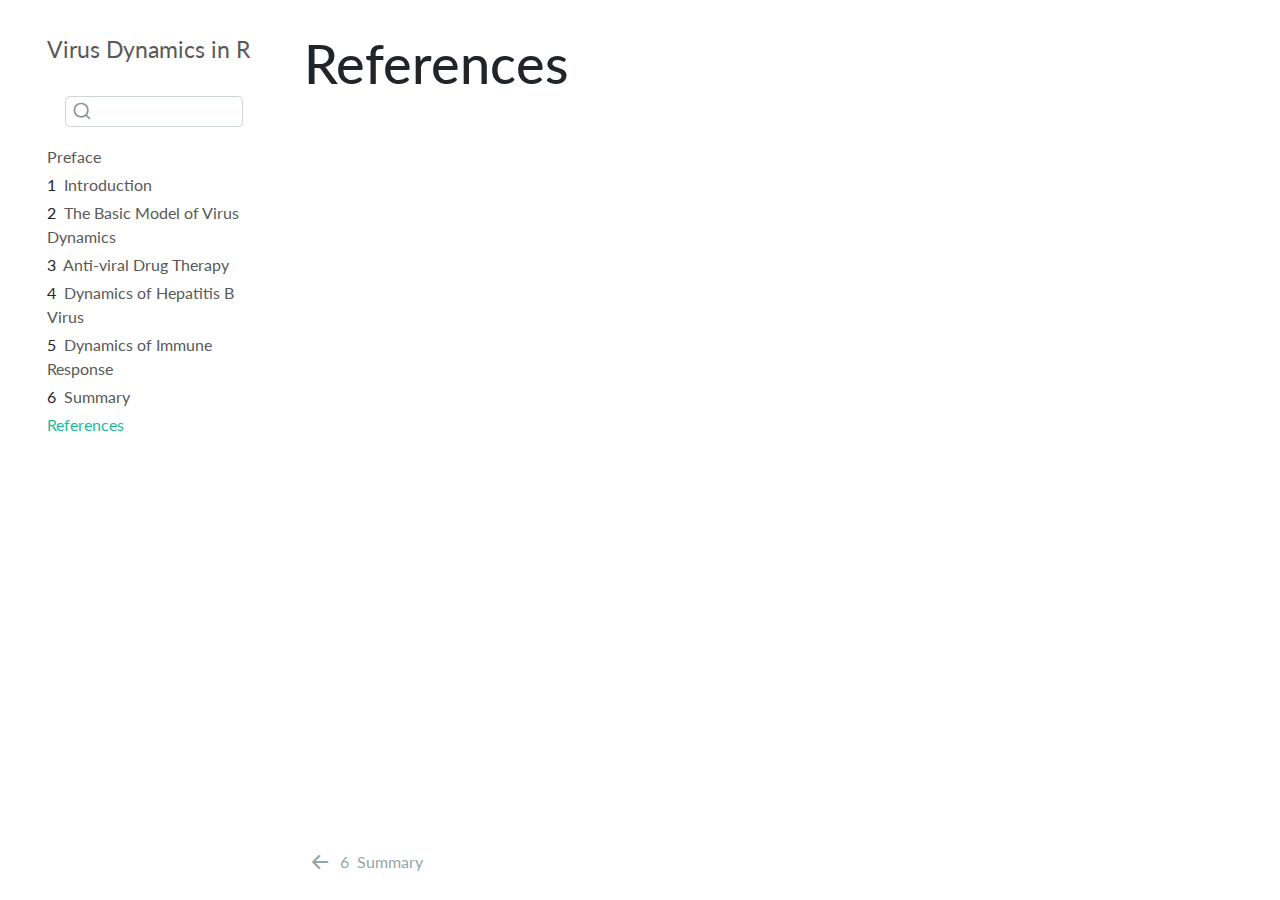
<file: docs/references.html>
<!DOCTYPE html>
<html xmlns="http://www.w3.org/1999/xhtml" lang="" xml:lang=""><head>
  <meta charset="utf-8">
  <meta name="generator" content="quarto-0.2.255">
  <meta name="viewport" content="width=device-width, initial-scale=1.0, user-scalable=yes">
  <title>Virus Dynamics in R - References</title>
  <style>
    code{white-space: pre-wrap;}
    span.smallcaps{font-variant: small-caps;}
    span.underline{text-decoration: underline;}
    div.column{display: inline-block; vertical-align: top; width: 50%;}
    div.hanging-indent{margin-left: 1.5em; text-indent: -1.5em;}
    ul.task-list{list-style: none;}
    div.csl-bib-body { }
    div.csl-entry {
      clear: both;
    }
    .hanging div.csl-entry {
      margin-left:2em;
      text-indent:-2em;
    }
    div.csl-left-margin {
      min-width:2em;
      float:left;
    }
    div.csl-right-inline {
      margin-left:2em;
      padding-left:1em;
    }
    div.csl-indent {
      margin-left: 2em;
    }
  </style>

  <!--[if lt IE 9]>
    <script src="//cdnjs.cloudflare.com/ajax/libs/html5shiv/3.7.3/html5shiv-printshiv.min.js"></script>
  <![endif]-->
  <script src="site_libs/quarto-nav/quarto-nav.js"></script>
  <script src="site_libs/quarto-nav/headroom.min.js"></script>
  <script src="site_libs/clipboard/clipboard.min.js"></script>
  <meta name="quarto:offset" content="./">
  <script src="site_libs/quarto-search/autocomplete.umd.js"></script>
  <script src="site_libs/quarto-search/fuse.min.js"></script>
  <script src="site_libs/quarto-search/quarto-search.js"></script>
  <link href="./summary.html" rel="prev">
  <script src="site_libs/quarto-html/quarto.js"></script>
  <script src="site_libs/quarto-html/popper.min.js"></script>
  <script src="site_libs/quarto-html/tippy.umd.min.js"></script>
  <script src="site_libs/quarto-html/anchor.min.js"></script>
  <link href="site_libs/quarto-html/tippy.css" rel="stylesheet">
  <link href="site_libs/quarto-html/quarto-syntax-highlighting.css" rel="stylesheet">
  <script src="site_libs/bootstrap/bootstrap.min.js"></script>
  <link href="site_libs/bootstrap/bootstrap-icons.css" rel="stylesheet">
  <link href="site_libs/bootstrap/bootstrap.min.css" rel="stylesheet">
  <script id="quarto-search-options" type="application/json">{
    "location": "sidebar",
    "copy-button": false,
    "collapse-after": 2,
    "panel-placement": "start",
    "type": "textbox",
    "limit": 20,
    "language": {
      "search-no-results-text": "No results",
      "search-matching-documents-text": "matching documents",
      "search-copy-link-title": "Copy link to search",
      "search-hide-matches-text": "Hide additional matches",
      "search-more-match-text": "more match",
      "search-more-matches-text": "more matches",
      "search-in-this-document-text": "in this document",
      "search-clear-button-title": "Clear",
      "search-detached-cancel-button-title": "Cancel",
      "search-submit-button-title": "Submit"
    }
  }</script>
</head>
<body class="floating">
<div id="quarto-search-results"></div>
  <header id="quarto-header" class="headroom fixed-top">
  <nav class="quarto-secondary-nav" data-bs-toggle="collapse" data-bs-target="#quarto-sidebar" aria-controls="quarto-sidebar" aria-expanded="false" aria-label="Toggle sidebar navigation" onclick="if (window.quartoToggleHeadroom) { window.quartoToggleHeadroom(); }">
    <div class="container-fluid d-flex justify-content-between">
      <h1 class="quarto-secondary-nav-title">References</h1>
      <button type="button" class="quarto-btn-toggle btn">
        <i class="bi bi-chevron-right"></i>
      </button>
    </div>
  </nav>
</header>
<!-- content -->
<div id="quarto-content" class="quarto-container page-columns page-rows-contents page-layout-article">
<!-- sidebar -->
  <nav id="quarto-sidebar" class="sidebar collapse sidebar-navigation floating overflow-auto">
  <div class="pt-lg-2 mt-2 text-left sidebar-header">
    <div class="sidebar-title mb-0 py-0">
      <a href="./">Virus Dynamics in R</a> 
        <div class="sidebar-tools-main">
</div>
    </div>
  </div>
    <div class="px-3 mt-2 flex-shrink-0 align-items-center">
      <div class="sidebar-search">
      <div id="quarto-search" class="" title="Search"></div>
      </div>
    </div>
  <div class="sidebar-menu-container"> 
  <ul class="list-unstyled mt-1">
      <li class="sidebar-item">
  <a href="./index.html" class="">Preface</a>
</li>
      <li class="sidebar-item">
  <a href="./intro.html" class=""><span class="chapter-number">1</span>&nbsp; <span class="chapter-title">Introduction</span></a>
</li>
      <li class="sidebar-item">
  <a href="./ch3.html" class=""><span class="chapter-number">2</span>&nbsp; <span class="chapter-title">The Basic Model of Virus Dynamics</span></a>
</li>
      <li class="sidebar-item">
  <a href="./ch4.html" class=""><span class="chapter-number">3</span>&nbsp; <span class="chapter-title">Anti-viral Drug Therapy</span></a>
</li>
      <li class="sidebar-item">
  <a href="./ch5.html" class=""><span class="chapter-number">4</span>&nbsp; <span class="chapter-title">Dynamics of Hepatitis B Virus</span></a>
</li>
      <li class="sidebar-item">
  <a href="./ch6.html" class=""><span class="chapter-number">5</span>&nbsp; <span class="chapter-title">Dynamics of Immune Response</span></a>
</li>
      <li class="sidebar-item">
  <a href="./summary.html" class=""><span class="chapter-number">6</span>&nbsp; <span class="chapter-title">Summary</span></a>
</li>
      <li class="sidebar-item">
  <a href="./references.html" class="active">References</a>
</li>
  </ul>
  </div>
</nav>
<!-- toc -->
    <div id="quarto-toc-sidebar" class="sidebar sidebar-toc"></div>
<!-- main -->
<main class="content">
<header id="title-block-header">
<h1 class="title d-none d-lg-block display-7">References</h1>
</header>
<div id="refs" role="doc-bibliography" style="display: none">

</div>


<script type="application/javascript">
window.document.addEventListener("DOMContentLoaded", function (event) {
  const icon = "";
  const anchorJS = new window.AnchorJS();
  anchorJS.options = {
    placement: 'right',
    icon: icon
  };
  anchorJS.add('.anchored');
  const clipboard = new window.ClipboardJS('.code-copy-button', {
    target: function(trigger) {
      return trigger.previousElementSibling;
    }
  });
  clipboard.on('success', function(e) {
    // button target
    const button = e.trigger;
    // don't keep focus
    button.blur();
    // flash "checked"
    button.classList.add('code-copy-button-checked');
    setTimeout(function() {
      button.classList.remove('code-copy-button-checked');
    }, 1000);
    // clear code selection
    e.clearSelection();
  });
  function tippyHover(el, contentFn) {
    const config = {
      allowHTML: true,
      content: contentFn,
      maxWidth: 500,
      delay: 100,
      arrow: false,
      appendTo: function(el) {
          return el.parentElement;
      },
      interactive: true,
      interactiveBorder: 10,
      theme: 'quarto',
      placement: 'bottom-start'
    };
    window.tippy(el, config); 
  }
  const noterefs = window.document.querySelectorAll('a[role="doc-noteref"]');
  for (var i=0; i<noterefs.length; i++) {
    const ref = noterefs[i];
    tippyHover(ref, function() {
      let href = ref.getAttribute('href');
      try { href = new URL(href).hash; } catch {}
      const id = href.replace(/^#\/?/, "");
      const note = window.document.getElementById(id);
      return note.innerHTML;
    });
  }
  var bibliorefs = window.document.querySelectorAll('a[role="doc-biblioref"]');
  for (var i=0; i<bibliorefs.length; i++) {
    const ref = bibliorefs[i];
    const cites = ref.parentNode.getAttribute('data-cites').split(' ');
    tippyHover(ref, function() {
      var popup = window.document.createElement('div');
      cites.forEach(function(cite) {
        var citeDiv = window.document.createElement('div');
        citeDiv.classList.add('hanging-indent');
        citeDiv.classList.add('csl-entry');
        var biblioDiv = window.document.getElementById('ref-' + cite);
        if (biblioDiv) {
          citeDiv.innerHTML = biblioDiv.innerHTML;
        }
        popup.appendChild(citeDiv);
      });
      return popup.innerHTML;
    });
  }
});
</script>
</main> <!-- /main -->
<nav class="page-navigation">
  <div class="nav-page nav-page-previous">
      <a href="./summary.html">
        <i class="bi bi-arrow-left-short"></i> <span class="nav-page-text"><span class="chapter-number">6</span>&nbsp; <span class="chapter-title">Summary</span></span>
      </a>          
  </div>
  <div class="nav-page nav-page-next">
  </div>
</nav>
</div> <!-- /content -->


</body></html>
</file>
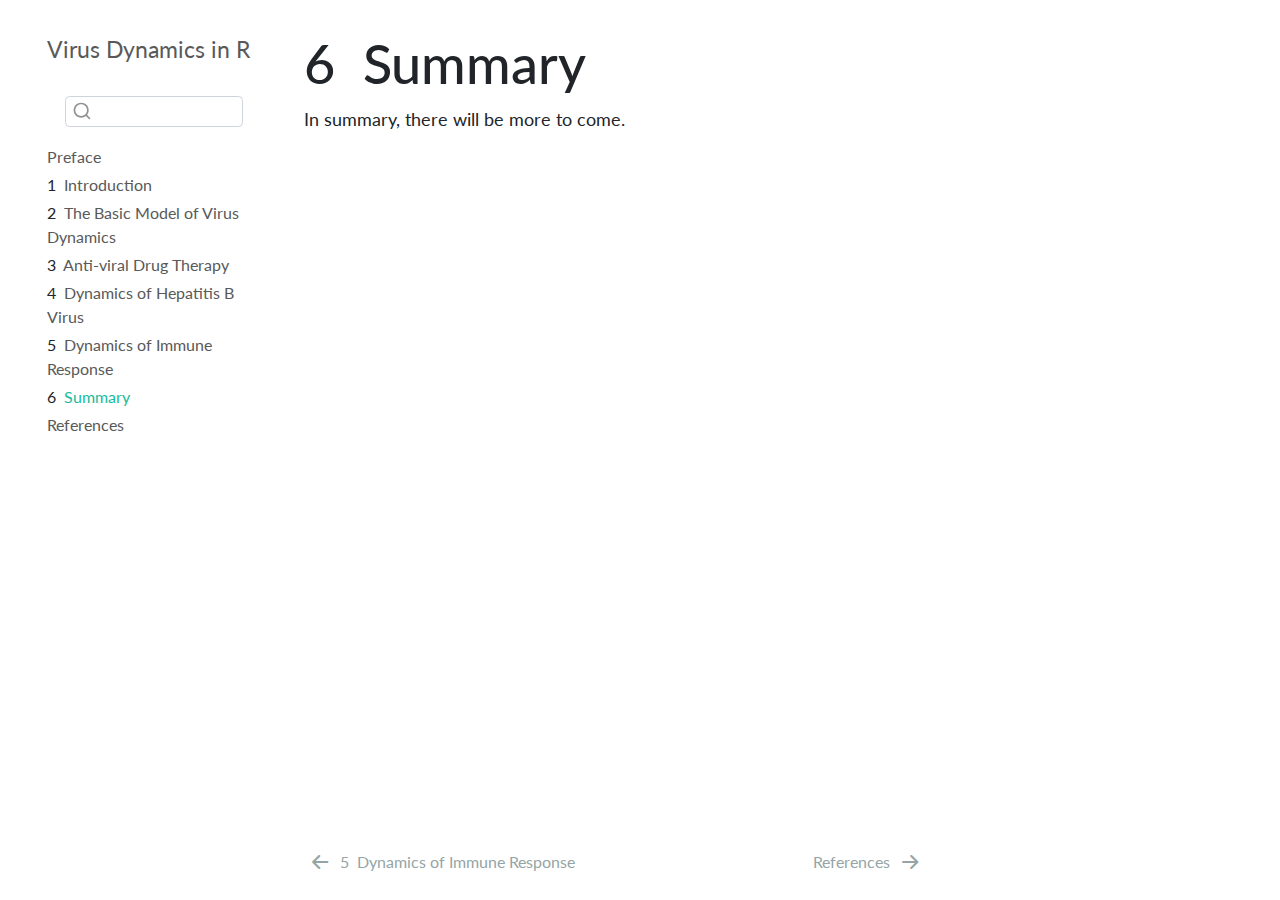
<file: docs/summary.html>
<!DOCTYPE html>
<html xmlns="http://www.w3.org/1999/xhtml" lang="" xml:lang=""><head>
  <meta charset="utf-8">
  <meta name="generator" content="quarto-0.2.255">
  <meta name="viewport" content="width=device-width, initial-scale=1.0, user-scalable=yes">
  <title>Virus Dynamics in R - 6&nbsp; Summary</title>
  <style>
    code{white-space: pre-wrap;}
    span.smallcaps{font-variant: small-caps;}
    span.underline{text-decoration: underline;}
    div.column{display: inline-block; vertical-align: top; width: 50%;}
    div.hanging-indent{margin-left: 1.5em; text-indent: -1.5em;}
    ul.task-list{list-style: none;}
  </style>

  <!--[if lt IE 9]>
    <script src="//cdnjs.cloudflare.com/ajax/libs/html5shiv/3.7.3/html5shiv-printshiv.min.js"></script>
  <![endif]-->
  <script src="site_libs/quarto-nav/quarto-nav.js"></script>
  <script src="site_libs/quarto-nav/headroom.min.js"></script>
  <script src="site_libs/clipboard/clipboard.min.js"></script>
  <meta name="quarto:offset" content="./">
  <script src="site_libs/quarto-search/autocomplete.umd.js"></script>
  <script src="site_libs/quarto-search/fuse.min.js"></script>
  <script src="site_libs/quarto-search/quarto-search.js"></script>
  <link href="./references.html" rel="next">
  <link href="./ch6.html" rel="prev">
  <script src="site_libs/quarto-html/quarto.js"></script>
  <script src="site_libs/quarto-html/popper.min.js"></script>
  <script src="site_libs/quarto-html/tippy.umd.min.js"></script>
  <script src="site_libs/quarto-html/anchor.min.js"></script>
  <link href="site_libs/quarto-html/tippy.css" rel="stylesheet">
  <link href="site_libs/quarto-html/quarto-syntax-highlighting.css" rel="stylesheet">
  <script src="site_libs/bootstrap/bootstrap.min.js"></script>
  <link href="site_libs/bootstrap/bootstrap-icons.css" rel="stylesheet">
  <link href="site_libs/bootstrap/bootstrap.min.css" rel="stylesheet">
  <script id="quarto-search-options" type="application/json">{
    "location": "sidebar",
    "copy-button": false,
    "collapse-after": 2,
    "panel-placement": "start",
    "type": "textbox",
    "limit": 20,
    "language": {
      "search-no-results-text": "No results",
      "search-matching-documents-text": "matching documents",
      "search-copy-link-title": "Copy link to search",
      "search-hide-matches-text": "Hide additional matches",
      "search-more-match-text": "more match",
      "search-more-matches-text": "more matches",
      "search-in-this-document-text": "in this document",
      "search-clear-button-title": "Clear",
      "search-detached-cancel-button-title": "Cancel",
      "search-submit-button-title": "Submit"
    }
  }</script>
</head>
<body class="floating">
<div id="quarto-search-results"></div>
  <header id="quarto-header" class="headroom fixed-top">
  <nav class="quarto-secondary-nav" data-bs-toggle="collapse" data-bs-target="#quarto-sidebar" aria-controls="quarto-sidebar" aria-expanded="false" aria-label="Toggle sidebar navigation" onclick="if (window.quartoToggleHeadroom) { window.quartoToggleHeadroom(); }">
    <div class="container-fluid d-flex justify-content-between">
      <h1 class="quarto-secondary-nav-title"><span class="chapter-number">6</span>&nbsp; <span class="chapter-title">Summary</span></h1>
      <button type="button" class="quarto-btn-toggle btn">
        <i class="bi bi-chevron-right"></i>
      </button>
    </div>
  </nav>
</header>
<!-- content -->
<div id="quarto-content" class="quarto-container page-columns page-rows-contents page-layout-article">
<!-- sidebar -->
  <nav id="quarto-sidebar" class="sidebar collapse sidebar-navigation floating overflow-auto">
  <div class="pt-lg-2 mt-2 text-left sidebar-header">
    <div class="sidebar-title mb-0 py-0">
      <a href="./">Virus Dynamics in R</a> 
        <div class="sidebar-tools-main">
</div>
    </div>
  </div>
    <div class="px-3 mt-2 flex-shrink-0 align-items-center">
      <div class="sidebar-search">
      <div id="quarto-search" class="" title="Search"></div>
      </div>
    </div>
  <div class="sidebar-menu-container"> 
  <ul class="list-unstyled mt-1">
      <li class="sidebar-item">
  <a href="./index.html" class="">Preface</a>
</li>
      <li class="sidebar-item">
  <a href="./intro.html" class=""><span class="chapter-number">1</span>&nbsp; <span class="chapter-title">Introduction</span></a>
</li>
      <li class="sidebar-item">
  <a href="./ch3.html" class=""><span class="chapter-number">2</span>&nbsp; <span class="chapter-title">The Basic Model of Virus Dynamics</span></a>
</li>
      <li class="sidebar-item">
  <a href="./ch4.html" class=""><span class="chapter-number">3</span>&nbsp; <span class="chapter-title">Anti-viral Drug Therapy</span></a>
</li>
      <li class="sidebar-item">
  <a href="./ch5.html" class=""><span class="chapter-number">4</span>&nbsp; <span class="chapter-title">Dynamics of Hepatitis B Virus</span></a>
</li>
      <li class="sidebar-item">
  <a href="./ch6.html" class=""><span class="chapter-number">5</span>&nbsp; <span class="chapter-title">Dynamics of Immune Response</span></a>
</li>
      <li class="sidebar-item">
  <a href="./summary.html" class="active"><span class="chapter-number">6</span>&nbsp; <span class="chapter-title">Summary</span></a>
</li>
      <li class="sidebar-item">
  <a href="./references.html" class="">References</a>
</li>
  </ul>
  </div>
</nav>
<!-- toc -->
    <div id="quarto-toc-sidebar" class="sidebar sidebar-toc"></div>
<!-- main -->
<main class="content">
<header id="title-block-header">
<h1 class="title d-none d-lg-block display-7"><span class="chapter-number">6</span>&nbsp; <span class="chapter-title">Summary</span></h1>
</header>
<p>In summary, there will be more to come.</p>


<script type="application/javascript">
window.document.addEventListener("DOMContentLoaded", function (event) {
  const icon = "";
  const anchorJS = new window.AnchorJS();
  anchorJS.options = {
    placement: 'right',
    icon: icon
  };
  anchorJS.add('.anchored');
  const clipboard = new window.ClipboardJS('.code-copy-button', {
    target: function(trigger) {
      return trigger.previousElementSibling;
    }
  });
  clipboard.on('success', function(e) {
    // button target
    const button = e.trigger;
    // don't keep focus
    button.blur();
    // flash "checked"
    button.classList.add('code-copy-button-checked');
    setTimeout(function() {
      button.classList.remove('code-copy-button-checked');
    }, 1000);
    // clear code selection
    e.clearSelection();
  });
  function tippyHover(el, contentFn) {
    const config = {
      allowHTML: true,
      content: contentFn,
      maxWidth: 500,
      delay: 100,
      arrow: false,
      appendTo: function(el) {
          return el.parentElement;
      },
      interactive: true,
      interactiveBorder: 10,
      theme: 'quarto',
      placement: 'bottom-start'
    };
    window.tippy(el, config); 
  }
  const noterefs = window.document.querySelectorAll('a[role="doc-noteref"]');
  for (var i=0; i<noterefs.length; i++) {
    const ref = noterefs[i];
    tippyHover(ref, function() {
      let href = ref.getAttribute('href');
      try { href = new URL(href).hash; } catch {}
      const id = href.replace(/^#\/?/, "");
      const note = window.document.getElementById(id);
      return note.innerHTML;
    });
  }
  var bibliorefs = window.document.querySelectorAll('a[role="doc-biblioref"]');
  for (var i=0; i<bibliorefs.length; i++) {
    const ref = bibliorefs[i];
    const cites = ref.parentNode.getAttribute('data-cites').split(' ');
    tippyHover(ref, function() {
      var popup = window.document.createElement('div');
      cites.forEach(function(cite) {
        var citeDiv = window.document.createElement('div');
        citeDiv.classList.add('hanging-indent');
        citeDiv.classList.add('csl-entry');
        var biblioDiv = window.document.getElementById('ref-' + cite);
        if (biblioDiv) {
          citeDiv.innerHTML = biblioDiv.innerHTML;
        }
        popup.appendChild(citeDiv);
      });
      return popup.innerHTML;
    });
  }
});
</script>
</main> <!-- /main -->
<nav class="page-navigation">
  <div class="nav-page nav-page-previous">
      <a href="./ch6.html">
        <i class="bi bi-arrow-left-short"></i> <span class="nav-page-text"><span class="chapter-number">5</span>&nbsp; <span class="chapter-title">Dynamics of Immune Response</span></span>
      </a>          
  </div>
  <div class="nav-page nav-page-next">
      <a href="./references.html">
        <span class="nav-page-text">References</span> <i class="bi bi-arrow-right-short"></i>
      </a>
  </div>
</nav>
</div> <!-- /content -->


</body></html>
</file>
<file: docs/site_libs/quarto-html/tippy.css>
.tippy-box[data-animation=fade][data-state=hidden]{opacity:0}[data-tippy-root]{max-width:calc(100vw - 10px)}.tippy-box{position:relative;background-color:#333;color:#fff;border-radius:4px;font-size:14px;line-height:1.4;outline:0;transition-property:transform,visibility,opacity}.tippy-box[data-placement^=top]>.tippy-arrow{bottom:0}.tippy-box[data-placement^=top]>.tippy-arrow:before{bottom:-7px;left:0;border-width:8px 8px 0;border-top-color:initial;transform-origin:center top}.tippy-box[data-placement^=bottom]>.tippy-arrow{top:0}.tippy-box[data-placement^=bottom]>.tippy-arrow:before{top:-7px;left:0;border-width:0 8px 8px;border-bottom-color:initial;transform-origin:center bottom}.tippy-box[data-placement^=left]>.tippy-arrow{right:0}.tippy-box[data-placement^=left]>.tippy-arrow:before{border-width:8px 0 8px 8px;border-left-color:initial;right:-7px;transform-origin:center left}.tippy-box[data-placement^=right]>.tippy-arrow{left:0}.tippy-box[data-placement^=right]>.tippy-arrow:before{left:-7px;border-width:8px 8px 8px 0;border-right-color:initial;transform-origin:center right}.tippy-box[data-inertia][data-state=visible]{transition-timing-function:cubic-bezier(.54,1.5,.38,1.11)}.tippy-arrow{width:16px;height:16px;color:#333}.tippy-arrow:before{content:"";position:absolute;border-color:transparent;border-style:solid}.tippy-content{position:relative;padding:5px 9px;z-index:1}
</file>
<file: docs/site_libs/quarto-html/quarto-syntax-highlighting.css>
/* quarto syntax highlight colors */
:root {
  --quarto-hl-ot-color: #007BA5;
  --quarto-hl-at-color: inherit;
  --quarto-hl-ss-color: #20794D;
  --quarto-hl-an-color: #5E5E5E;
  --quarto-hl-fu-color: #4758AB;
  --quarto-hl-st-color: #20794D;
  --quarto-hl-cf-color: #007BA5;
  --quarto-hl-op-color: #5E5E5E;
  --quarto-hl-er-color: #AD0000;
  --quarto-hl-bn-color: #AD0000;
  --quarto-hl-al-color: #AD0000;
  --quarto-hl-va-color: #111111;
  --quarto-hl-bu-color: inherit;
  --quarto-hl-ex-color: inherit;
  --quarto-hl-pp-color: #AD0000;
  --quarto-hl-in-color: #5E5E5E;
  --quarto-hl-vs-color: #20794D;
  --quarto-hl-wa-color: #5E5E5E;
  --quarto-hl-do-color: #5E5E5E;
  --quarto-hl-im-color: inherit;
  --quarto-hl-ch-color: #20794D;
  --quarto-hl-dt-color: #AD0000;
  --quarto-hl-fl-color: #AD0000;
  --quarto-hl-co-color: #5E5E5E;
  --quarto-hl-cv-color: #5E5E5E;
  --quarto-hl-cn-color: #8f5902;
  --quarto-hl-sc-color: #5E5E5E;
  --quarto-hl-dv-color: #AD0000;
  --quarto-hl-kw-color: #007BA5;
}

/* other quarto variables */
:root {
  --quarto-font-monospace: SFMono-Regular, Menlo, Monaco, Consolas, "Liberation Mono", "Courier New", monospace;
}

code span {
  color: #007BA5;
}

div.sourceCode {
  color: #007BA5;
}

code span.ot {
  color: #007BA5;
}

code span.ss {
  color: #20794D;
}

code span.an {
  color: #5E5E5E;
}

code span.fu {
  color: #4758AB;
}

code span.st {
  color: #20794D;
}

code span.cf {
  color: #007BA5;
}

code span.op {
  color: #5E5E5E;
}

code span.er {
  color: #AD0000;
}

code span.bn {
  color: #AD0000;
}

code span.al {
  color: #AD0000;
}

code span.va {
  color: #111111;
}

code span.pp {
  color: #AD0000;
}

code span.in {
  color: #5E5E5E;
}

code span.vs {
  color: #20794D;
}

code span.wa {
  color: #5E5E5E;
  font-style: italic;
}

code span.do {
  color: #5E5E5E;
  font-style: italic;
}

code span.ch {
  color: #20794D;
}

code span.dt {
  color: #AD0000;
}

code span.fl {
  color: #AD0000;
}

code span.co {
  color: #5E5E5E;
}

code span.cv {
  color: #5E5E5E;
  font-style: italic;
}

code span.cn {
  color: #8f5902;
}

code span.sc {
  color: #5E5E5E;
}

code span.dv {
  color: #AD0000;
}

code span.kw {
  color: #007BA5;
}
</file>
